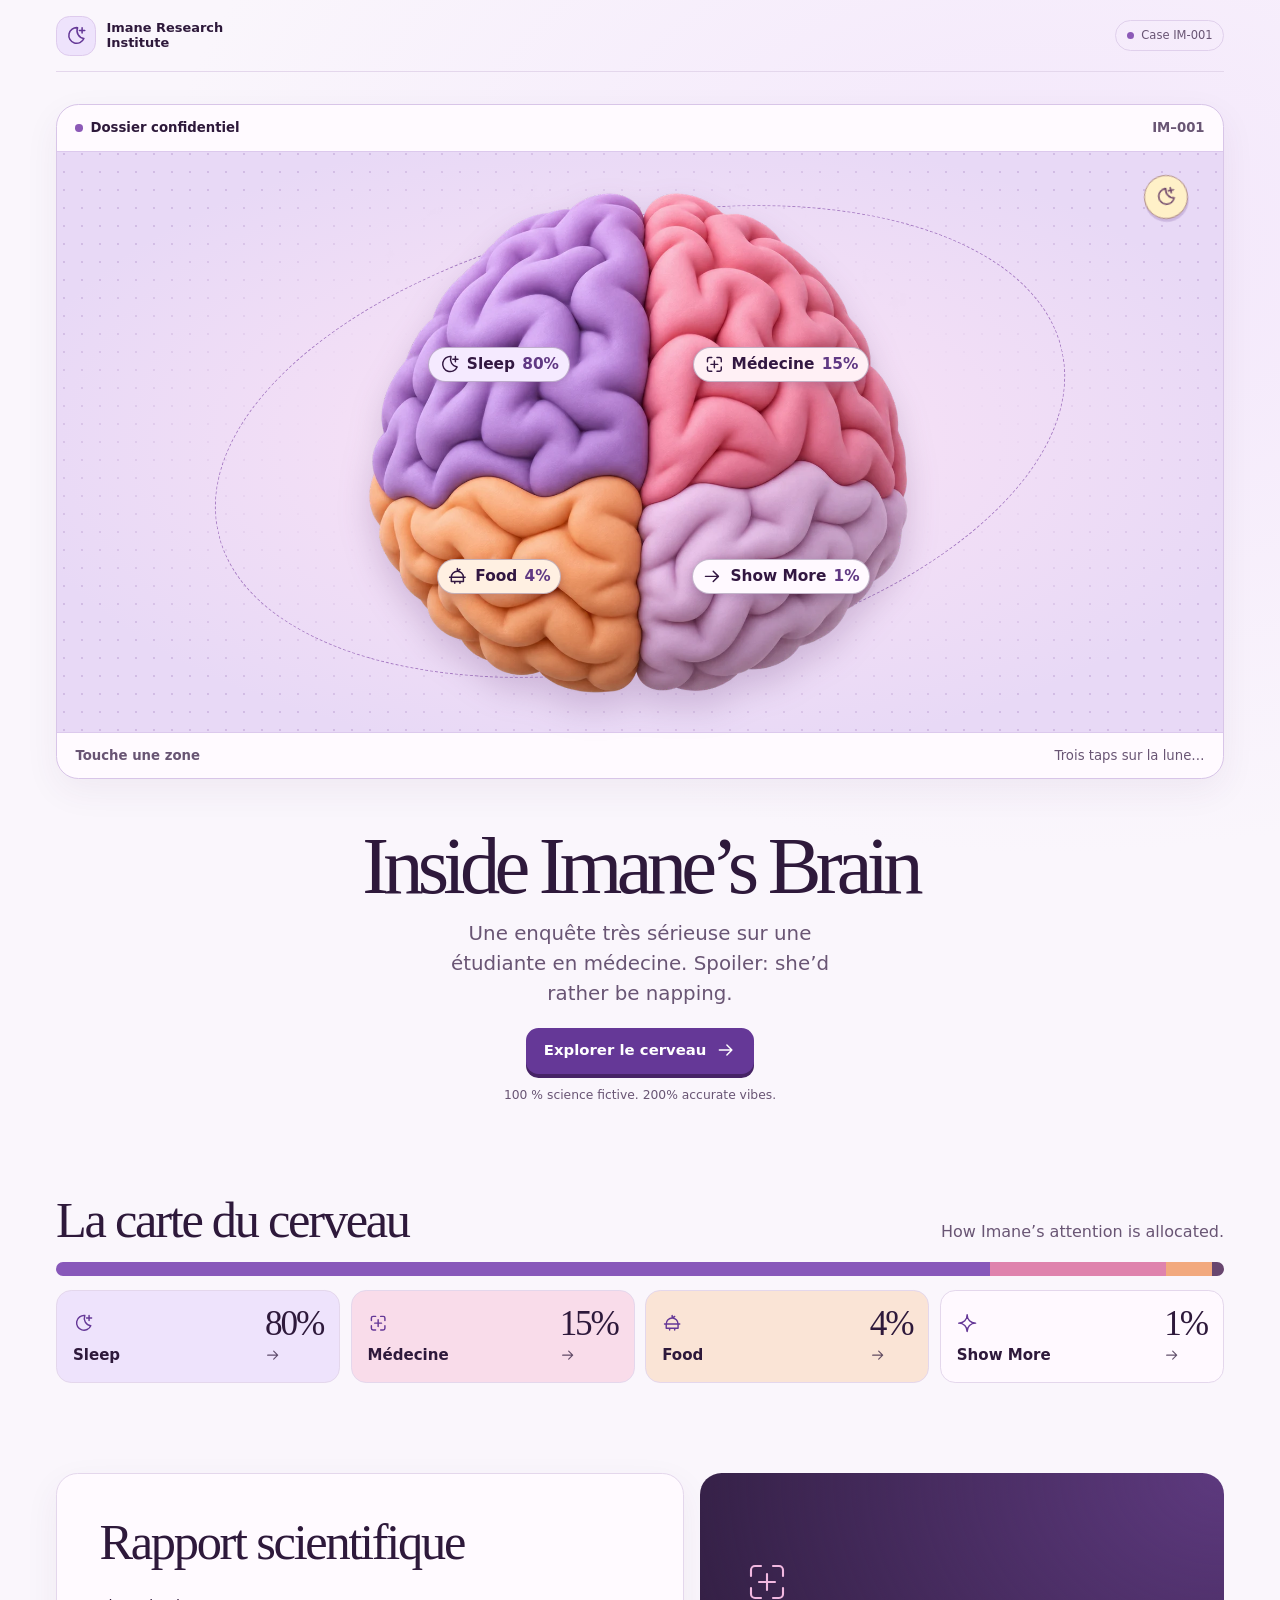
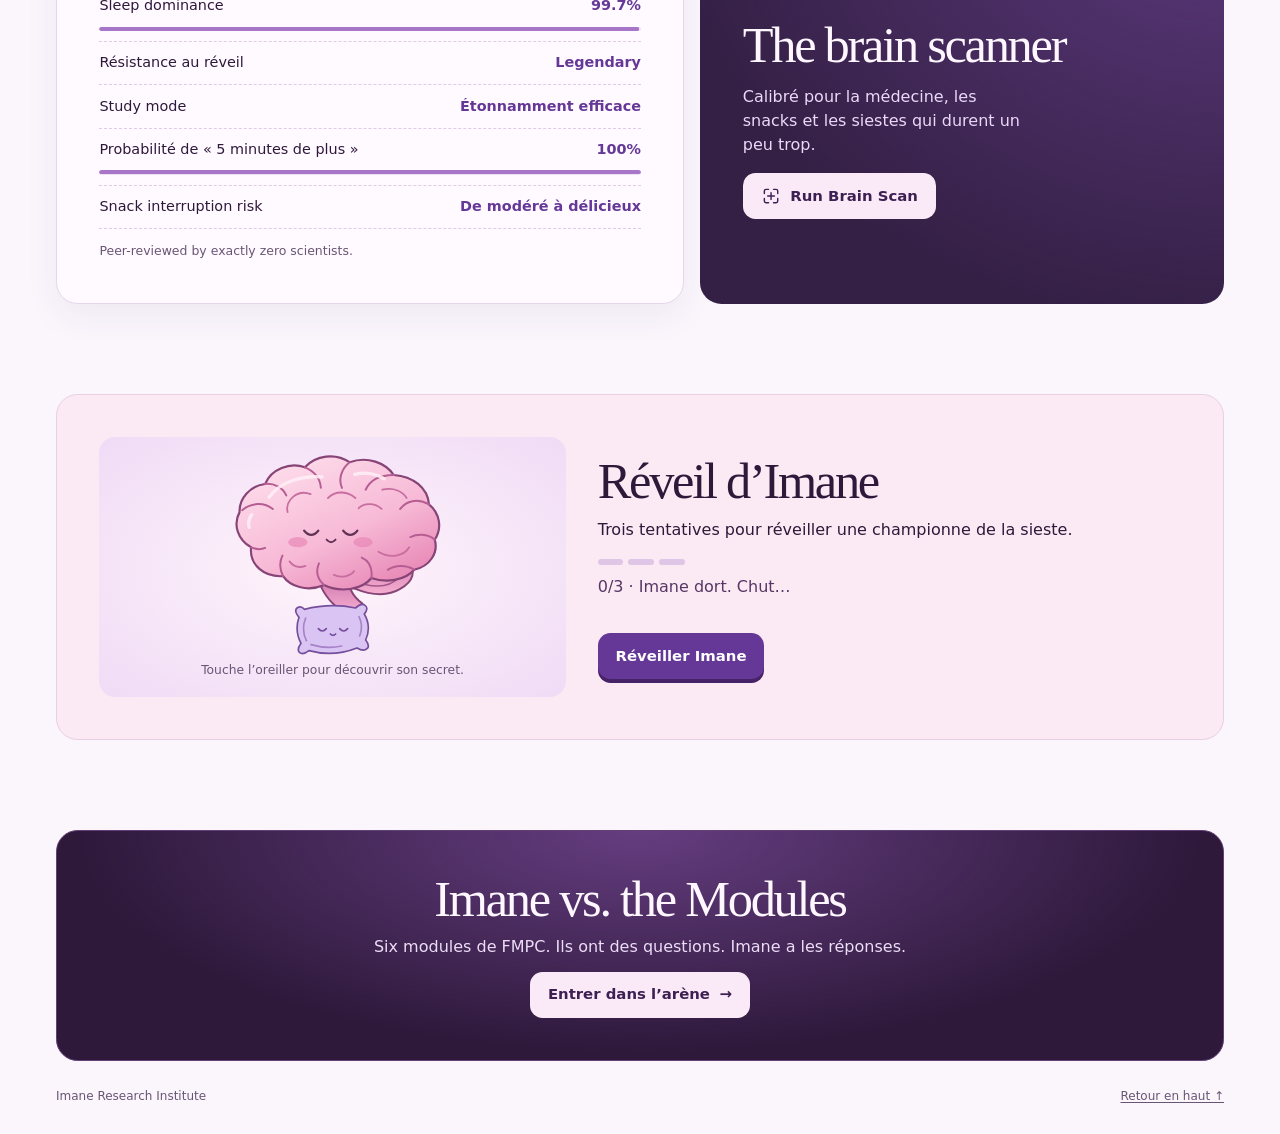
<file: index.html>
<!doctype html>
<html lang="en">
<head>
  <meta charset="utf-8">
  <meta name="viewport" content="width=device-width, initial-scale=1, viewport-fit=cover">
  <meta name="theme-color" content="#f8f4fb">
  <meta name="description" content="A fictional brain report about Imane, a very sleepy medical student.">
  <title>Inside Imane’s Brain</title>
  <link rel="icon" href="data:image/svg+xml,%3Csvg xmlns='http://www.w3.org/2000/svg' viewBox='0 0 40 40'%3E%3Crect width='40' height='40' rx='12' fill='%23ebe0ff'/%3E%3Cpath d='M24 8a13 13 0 1 0 9 20A14 14 0 0 1 24 8Z' fill='%23663d94'/%3E%3C/svg%3E">
  <link rel="stylesheet" href="style.css">
  <script src="script.js" defer></script>
</head>
<body>
  <svg class="svg-library" xmlns="http://www.w3.org/2000/svg" aria-hidden="true">
    <defs>
      <linearGradient id="brain-fill" x2=".7" y2="1">
        <stop stop-color="#ffe4ef"/><stop offset=".64" stop-color="#f7b9d6"/><stop offset="1" stop-color="#e88ab7"/>
      </linearGradient>
      <linearGradient id="stem-fill" x2="0" y2="1">
        <stop stop-color="#cf75ae"/><stop offset="1" stop-color="#f4adcf"/>
      </linearGradient>
    </defs>
    <symbol id="moon" viewBox="0 0 24 24"><path d="M14 3a8.7 8.7 0 1 0 7 12 8.8 8.8 0 0 1-7-12Z"/><path d="M19 3v6m-3-3h6"/></symbol>
    <symbol id="medical" viewBox="0 0 24 24"><path d="M9 4H6a2 2 0 0 0-2 2v3m0 6v3a2 2 0 0 0 2 2h3m6 0h3a2 2 0 0 0 2-2v-3m0-6V6a2 2 0 0 0-2-2h-3M8 12h8m-4-4v8"/></symbol>
    <symbol id="food" viewBox="0 0 24 24"><path d="M5 13a7 7 0 0 1 14 0v5H5zm-2 0h18M9 18v2m6-2v2M12 6V3m0 3 3-2"/></symbol>
    <symbol id="spark" viewBox="0 0 24 24"><path d="M12 2c0 6-4 10-10 10 6 0 10 4 10 10 0-6 4-10 10-10-6 0-10-4-10-10Z"/></symbol>
    <symbol id="arrow" viewBox="0 0 24 24"><path d="M4 12h15m-6-6 6 6-6 6"/></symbol>
    <symbol id="pillow" viewBox="0 0 120 83">
      <path d="M17 11Q12 5 6 9q-5 4 3 14Q2 43 12 62q-7 10-2 14 5 4 14-3 36 10 72-4 10 6 15 1 5-4-2-13 9-20-2-39 7-9 1-13-5-4-14 4-38-8-77 2Z" fill="#d9c4f3" stroke="#754e9c" stroke-width="2.5"/>
      <path d="M19 24q-7 17 1 34m79-36q7 14 1 29M27 64q24 7 46 2" fill="none" stroke="#a683c7" stroke-width="2.5" stroke-linecap="round"/>
      <path d="M38 40q6 7 12 0m20 0q6 7 12 0m-26 8q4 4 8 0" fill="none" stroke="#754e9c" stroke-width="2.5" stroke-linecap="round"/>
    </symbol>
    <symbol id="brain" viewBox="0 0 400 280">
      <g stroke-linejoin="round" stroke-linecap="round">
        <path d="M224 207q-2 26 22 44l-23 15q-27-11-42-42Z" fill="url(#stem-fill)" stroke="#874477" stroke-width="3"/>
        <path d="M248 177q48-19 69 5 20 28-12 46-28 17-72-1-20-11-13-29Z" fill="url(#stem-fill)" stroke="#874477" stroke-width="3"/>
        <path d="M250 221q35 8 52-10m-51 0q30 4 49-11m-39 2q20 1 34-10" fill="none" stroke="#a4578c" stroke-width="2.5"/>
        <path d="M72 163C52 152 43 128 54 108c-1-21 16-41 40-44 9-23 39-35 62-26 17-19 48-23 70-8 28-10 56 1 69 20 30 2 53 20 55 46 17 14 21 37 9 55 6 21-8 42-32 47-15 17-44 21-67 13-15 19-49 23-74 11-27 12-54 1-64-14-29 2-53-17-50-45Z" fill="url(#brain-fill)" stroke="#874477" stroke-width="3.4"/>
        <path d="M58 105c14-12 34-13 48-2m-13-39c15-2 29 6 34 18m29-44c17 7 24 18 25 32m45-40c-13 10-18 27-12 40m81-20c-21 0-37 8-44 23m99 23c-18-11-36-5-45 7m54 48c-12-10-28-9-38-4m6 51c-14-8-30-7-41 0m-26 13c2-16-4-27-15-32m-59 43c-11-10-13-22-8-34m-56 20c-5-10-6-22-1-32m-49-13c7 3 15 4 22 1" fill="none" stroke="#b65d93" stroke-width="3.1"/>
        <path d="M129 108c-4-19 16-36 36-28m27 6c13-13 32-10 43 0m42-13c19-4 32 3 38 13m-39 17c-11-11-29-9-36-1m-108 83c7 9 17 10 25 7m114-22c18 11 40 7 48-7m-118 43c11 6 27 2 32-6" fill="none" stroke="#c76d9f" stroke-width="2.8"/>
        <path d="M100 85c18-26 55-35 83-32m51-4c17-5 36 0 46 7M73 112c-4 5-6 12-4 20" fill="none" stroke="#fff0f7" stroke-width="5" opacity=".85"/>
        <ellipse cx="145" cy="155" rx="15" ry="8" fill="#e984b5" opacity=".65"/>
        <ellipse cx="247" cy="155" rx="15" ry="8" fill="#e984b5" opacity=".65"/>
        <path d="M155 137q11 13 22 0m39 0q11 13 22 0" fill="none" stroke="#613253" stroke-width="3.5"/>
        <path d="M190 151q7 8 14 0" fill="none" stroke="#613253" stroke-width="3"/>
      </g>
    </symbol>
  </svg>

  <a class="skip-link" href="#brain-map">Skip to the brain map</a>
  <header class="masthead wrap" id="top">
    <a href="#top" class="wordmark">
      <span class="brand-icon"><svg class="icon" aria-hidden="true"><use href="#moon"/></svg></span>
      <span>Imane Research<br>Institute</span>
    </a>
    <div class="case-file"><span></span> Case IM-001</div>
  </header>

  <main class="wrap">
    <div class="lead">
      <figure class="specimen">
        <figcaption><span class="record-dot"></span> <span lang="fr">Dossier confidentiel</span> <span class="specimen-id">IM–001</span></figcaption>
        <div class="brain-stage">
          <div class="orbit" aria-hidden="true"></div>
          <div class="brain-model">
            <img class="brain-render" src="assets/brain-model.webp" alt="Sculpted brain divided into four pastel regions" fetchpriority="high">
            <div class="brain-regions">
              <button class="hotspot spot-sleep" type="button" data-zone="sleep"><span><svg class="icon" aria-hidden="true"><use href="#moon"/></svg> Sleep <strong>80%</strong></span></button>
              <button class="hotspot spot-medicine" type="button" data-zone="medicine"><span><svg class="icon" aria-hidden="true"><use href="#medical"/></svg> <b lang="fr">Médecine</b> <strong>15%</strong></span></button>
              <button class="hotspot spot-food" type="button" data-zone="food"><span><svg class="icon" aria-hidden="true"><use href="#food"/></svg> Food <strong>4%</strong></span></button>
              <a class="hotspot spot-other" href="#more"><span><svg class="icon" aria-hidden="true"><use href="#arrow"/></svg> Show More <strong>1%</strong></span></a>
            </div>
          </div>
          <button class="moon-button" type="button" aria-label="Moon, tap three times for Ultra Sleep Mode" aria-describedby="moon-hint" aria-pressed="false"><svg class="icon" aria-hidden="true"><use href="#moon"/></svg></button>
          <span class="zzz" aria-hidden="true">z z Z</span>
        </div>
        <div class="specimen-foot"><span lang="fr">Touche une zone</span><span id="moon-hint" lang="fr">Trois taps sur la lune…</span></div>
        <p id="moon-status" class="sr-only" role="status"></p>
      </figure>

      <section class="opening" aria-labelledby="main-title">
        <h1 id="main-title">Inside Imane’s Brain</h1>
        <p class="intro"><span lang="fr">Une enquête très sérieuse sur une étudiante en médecine.</span> Spoiler: she’d rather be napping.</p>
        <a class="button primary explore" href="#brain-map"><span lang="fr">Explorer le cerveau</span> <svg class="icon" aria-hidden="true"><use href="#arrow"/></svg></a>
        <p class="disclaimer"><span lang="fr">100 % science fictive.</span> 200% accurate vibes.</p>
      </section>
    </div>

    <section class="map section" id="brain-map" aria-labelledby="map-title" tabindex="-1">
      <div class="section-heading">
        <h2 id="map-title" lang="fr">La carte du cerveau</h2>
        <p>How Imane’s attention is allocated.</p>
      </div>
      <div class="distribution" role="img" aria-label="Sleep 80%, Medicine 15%, Food 4%, Show More 1%"><span></span><span></span><span></span><span></span></div>
      <ul class="zones">
        <li><button type="button" class="zone zone-sleep" data-zone="sleep"><svg class="icon" aria-hidden="true"><use href="#moon"/></svg><span class="percent">80%</span><span>Sleep</span><svg class="icon zone-arrow" aria-hidden="true"><use href="#arrow"/></svg></button></li>
        <li><button type="button" class="zone zone-medicine" data-zone="medicine"><svg class="icon" aria-hidden="true"><use href="#medical"/></svg><span class="percent">15%</span><span lang="fr">Médecine</span><svg class="icon zone-arrow" aria-hidden="true"><use href="#arrow"/></svg></button></li>
        <li><button type="button" class="zone zone-food" data-zone="food"><svg class="icon" aria-hidden="true"><use href="#food"/></svg><span class="percent">4%</span><span>Food</span><svg class="icon zone-arrow" aria-hidden="true"><use href="#arrow"/></svg></button></li>
        <li><a class="zone zone-other" href="#more"><svg class="icon" aria-hidden="true"><use href="#spark"/></svg><span class="percent">1%</span><span>Show More</span><svg class="icon zone-arrow" aria-hidden="true"><use href="#arrow"/></svg></a></li>
      </ul>
    </section>

    <div class="lab-grid section" id="more" tabindex="-1">
      <section class="report" aria-labelledby="report-title">
        <h2 id="report-title" lang="fr">Rapport scientifique</h2>
        <dl>
          <div><dt>Sleep dominance</dt><dd>99.7%</dd><span class="metric-meter" style="--fill: .997" aria-hidden="true"></span></div>
          <div><dt lang="fr">Résistance au réveil</dt><dd>Legendary</dd></div>
          <div><dt>Study mode</dt><dd lang="fr">Étonnamment efficace</dd></div>
          <div><dt lang="fr">Probabilité de « 5 minutes de plus »</dt><dd>100%</dd><span class="metric-meter" style="--fill: 1" aria-hidden="true"></span></div>
          <div><dt>Snack interruption risk</dt><dd lang="fr">De modéré à délicieux</dd></div>
        </dl>
        <p>Peer-reviewed by exactly zero scientists.</p>
      </section>

      <section class="scan-panel" aria-labelledby="scan-title">
        <svg class="scan-emblem icon" aria-hidden="true"><use href="#medical"/></svg>
        <h2 id="scan-title">The brain scanner</h2>
        <p lang="fr">Calibré pour la médecine, les snacks et les siestes qui durent un peu trop.</p>
        <button type="button" class="button light" id="run-scan" aria-haspopup="dialog"><svg class="icon" aria-hidden="true"><use href="#medical"/></svg> Run Brain Scan</button>
      </section>
    </div>

    <section class="game section" aria-labelledby="game-title" lang="fr">
      <div class="game-art">
        <svg class="game-brain" viewBox="0 0 400 280" aria-hidden="true"><use href="#brain"/></svg>
        <button type="button" class="pillow-button" aria-label="Découvrir le secret de l’oreiller" aria-describedby="pillow-hint" aria-controls="pillow-secret" aria-expanded="false"><svg viewBox="0 0 120 83" aria-hidden="true"><use href="#pillow"/></svg></button>
        <p id="pillow-hint" lang="fr">Touche l’oreiller pour découvrir son secret.</p>
      </div>
      <div class="game-content">
        <h2 id="game-title">Réveil d’Imane</h2>
        <p lang="fr">Trois tentatives pour réveiller une championne de la sieste.</p>
        <div class="attempts" aria-hidden="true"><span></span><span></span><span></span></div>
        <p class="game-status" role="status" aria-atomic="true">0/3 · Imane dort. Chut…</p>
        <button type="button" class="button primary" id="game-action" lang="fr">Réveiller Imane</button>
        <p class="pillow-secret" id="pillow-secret" role="status" hidden>Succès débloqué <strong lang="en">Imane, CEO of Naps</strong></p>
      </div>
    </section>

    <section class="arena arena-invite section" id="module-battle" aria-labelledby="battle-title" lang="fr">
      <div class="arena-heading">
        <h2 id="battle-title" lang="en">Imane vs. the Modules</h2>
        <p>Six modules de FMPC. Ils ont des questions. Imane a les réponses.</p>
      </div>
      <a class="button light" href="modules.html">Entrer dans l’arène <span aria-hidden="true">→</span></a>
    </section>
  </main>

  <footer class="wrap footer">
    <span>Imane Research Institute</span>
    <a href="#top" lang="fr">Retour en haut ↑</a>
  </footer>

  <dialog class="sheet" id="zone-dialog" aria-labelledby="zone-title">
    <button type="button" class="close-button" data-close aria-label="Close brain zone" autofocus>×</button>
    <div class="zone-emblem"><svg class="icon" aria-hidden="true"><use id="zone-icon" href="#moon"/></svg></div>
    <p id="zone-share" class="file-label"></p>
    <h2 id="zone-title"></h2>
    <p id="zone-summary"></p>
    <p id="zone-description"></p>
    <p id="zone-fact" class="note"></p>
    <section class="module-card" id="medicine-modules" aria-labelledby="module-title" hidden>
      <h3 id="module-title" lang="fr">FMPC · 2e année, 1er semestre (S3)</h3>
      <ul lang="fr">
        <li>Anatomie 3</li>
        <li>Physiologie II</li>
        <li>Biochimie clinique</li>
        <li>Sémiologie médicale</li>
        <li>Secourisme et fonctions vitales</li>
        <li>Histoire de la médecine</li>
      </ul>
      <a class="module-source" href="https://www.fmpc.ac.ma/medecine-planning-des-cours-semestre-1-2026-2027/" target="_blank" rel="noopener noreferrer">FMPC’s 2026–27 timetable <span aria-hidden="true">↗</span></a>
      <a class="module-source" id="battle-link" href="modules.html"><span lang="fr">Affronter les modules</span> <span aria-hidden="true">→</span></a>
    </section>
    <button type="button" class="button primary sheet-action" data-close lang="fr">Retour au cerveau</button>
  </dialog>

  <dialog class="sheet" id="scan-dialog" aria-labelledby="scan-dialog-title">
    <button type="button" class="close-button" data-close aria-label="Close brain scan" autofocus>×</button>
    <h2 id="scan-dialog-title" lang="fr">Scan du cerveau d’Imane</h2>
    <div class="scanner-art" aria-hidden="true"><svg viewBox="0 0 400 280"><use href="#brain"/></svg><div class="beam"></div></div>
    <progress id="scan-progress" max="100" value="0" aria-label="Brain scan progress"></progress>
    <p id="scan-status" role="status" aria-atomic="true"></p>
    <div class="dialog-actions">
      <button type="button" class="button primary" id="scan-again" hidden>Scan Again</button>
      <button type="button" class="button outline" data-close lang="fr">Fermer</button>
    </div>
  </dialog>

</body>
</html>
</file>
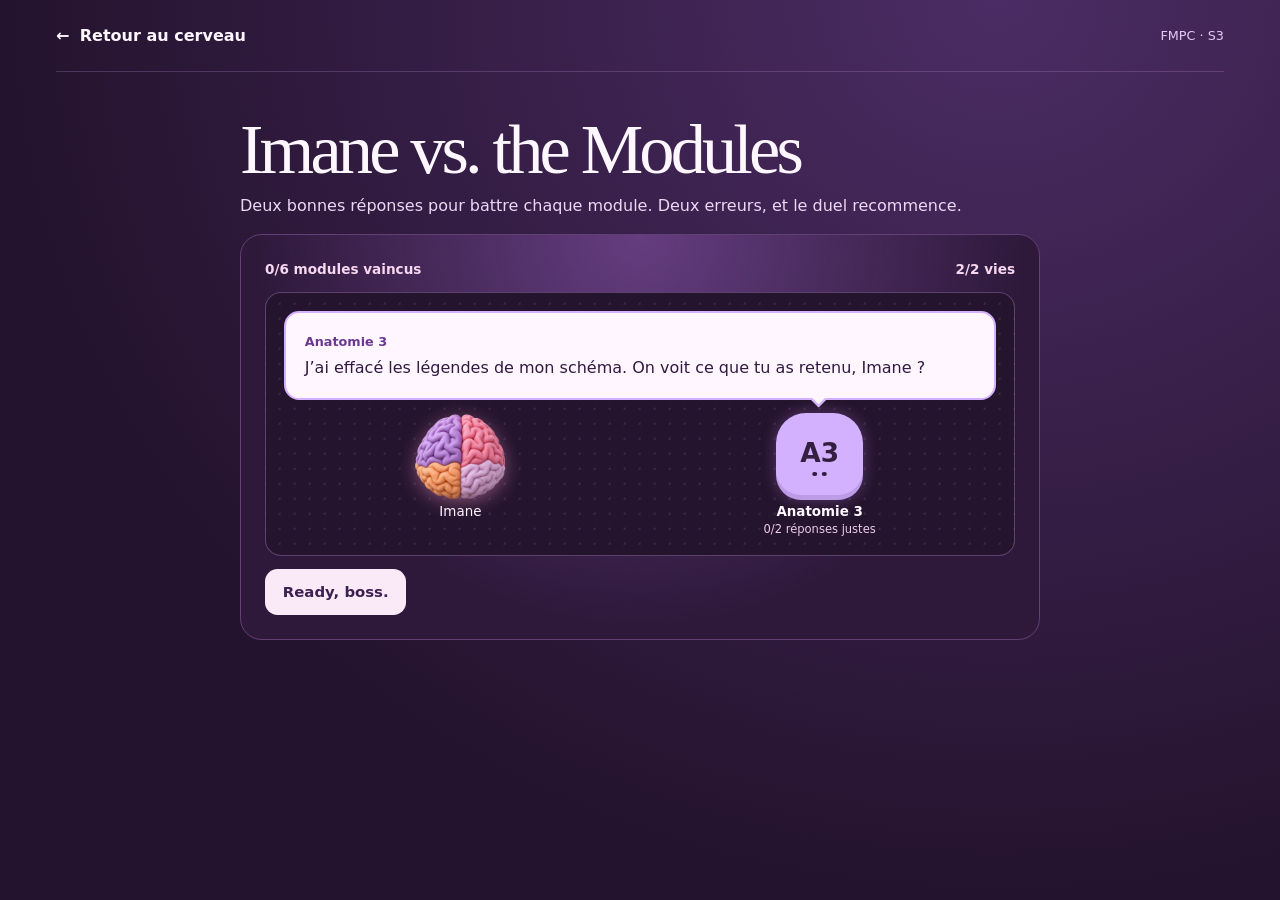
<file: modules.html>
<!doctype html>
<html lang="fr">
<head>
  <meta charset="utf-8">
  <meta name="viewport" content="width=device-width, initial-scale=1, viewport-fit=cover">
  <meta name="theme-color" content="#2e193b">
  <title>Imane vs. the Modules</title>
  <link rel="stylesheet" href="style.css">
  <script src="modules.js" defer></script>
</head>
<body class="battle-page">
  <header class="masthead wrap">
    <a class="battle-back" href="index.html"><span aria-hidden="true">←</span> Retour au cerveau</a>
    <span class="battle-term">FMPC · S3</span>
  </header>

  <main class="wrap battle-main">
    <div class="arena-heading" id="arena-heading">
      <h1 lang="en">Imane vs. the Modules</h1>
      <p>Deux bonnes réponses pour battre chaque module. Deux erreurs, et le duel recommence.</p>
    </div>

    <section class="arena battle-board" aria-label="Arène des modules">
      <div class="battle-hud">
        <span id="battle-progress">0/6 modules vaincus</span>
        <span id="battle-energy">2/2 vies</span>
      </div>

      <div class="battle-scene">
        <div class="speech">
          <p class="speech-speaker" id="speaker">Anatomie 3</p>
          <p class="speech-text" id="speech-text" tabindex="-1">J’ai effacé les légendes de mon schéma. On voit ce que tu as retenu, Imane ?</p>
          <p class="speech-question" id="speech-question" hidden></p>
          <a class="fact-source" id="fact-source" href="https://openstax.org/" target="_blank" rel="noopener noreferrer" hidden></a>
        </div>
        <div class="battle-cast">
          <figure class="battle-player">
            <img src="assets/brain-model.webp" alt="" width="1280" height="960">
            <figcaption>Imane</figcaption>
          </figure>
          <figure class="battle-boss">
            <div class="boss-avatar" aria-hidden="true"><span id="boss-mark">A3</span><span class="boss-face"></span></div>
            <figcaption><strong id="boss-name">Anatomie 3</strong><span id="boss-score">0/2 réponses justes</span></figcaption>
          </figure>
        </div>
      </div>

      <div class="battle-controls">
        <div class="answer-list" id="answer-list" role="group" aria-labelledby="speech-question" hidden>
          <button type="button" class="answer" data-choice="0"><span aria-hidden="true">A</span><strong></strong></button>
          <button type="button" class="answer" data-choice="1"><span aria-hidden="true">B</span><strong></strong></button>
          <button type="button" class="answer" data-choice="2"><span aria-hidden="true">C</span><strong></strong></button>
        </div>
        <button type="button" class="button light" id="battle-next">Ready, boss.</button>
      </div>
    </section>

    <section class="finale" id="arena-finale" aria-labelledby="finale-title" hidden>
      <div class="finale-stage">
        <div class="finale-orbit" aria-hidden="true">
          <span>✦</span><span>✧</span><span>✦</span><span>✧</span><span>✦</span>
        </div>
        <div class="finale-portrait" id="finale-portrait"></div>
      </div>
      <div class="finale-content">
        <p class="finale-score">6/6 modules vaincus</p>
        <h2 id="finale-title" tabindex="-1">Félicitations, Imane&nbsp;!</h2>
        <div class="finale-speech">
          <p class="finale-speaker" lang="en">Dr. Moo</p>
          <p id="finale-line" tabindex="-1"></p>
        </div>
        <div class="finale-controls">
          <button type="button" class="button light" id="finale-next">Continuer <span aria-hidden="true">→</span></button>
          <div class="finale-reward" id="finale-reward" hidden>
            <a class="button light" href="assets/dr-moo-avatar.webp" download="Dr-Moo-avatar.webp">Télécharger mon avatar</a>
            <button type="button" class="button finale-replay" id="finale-replay">Rejouer l’arène</button>
          </div>
        </div>
      </div>
    </section>
  </main>
</body>
</html>
</file>
<file: style.css>
:root {
  color-scheme: light;
  --paper: #faf6fc;
  --ink: #2e193b;
  --muted: #695574;
  --violet: #653897;
  --lavender: #eee3fc;
  --pink: #f9dcea;
  --peach: #fae4d6;
  --line: #e4d7ec;
  --display: Georgia, "Times New Roman", serif;
  --ui: "Trebuchet MS", system-ui, sans-serif;
  --shadow: 0 12px 34px #492a6710;
  font-family: var(--ui);
  color: var(--ink);
  background: var(--paper);
  scroll-behavior: smooth;
}

*, *::before, *::after { box-sizing: border-box; }
[hidden] { display: none !important; }
body {
  margin: 0;
  padding: env(safe-area-inset-top) env(safe-area-inset-right) env(safe-area-inset-bottom) env(safe-area-inset-left);
  background: radial-gradient(ellipse 70% 38rem at 82% 9%, #f3e6fb, transparent);
  line-height: 1.5;
}
body.ultra-sleep {
  --paper: #ece2f7;
  --lavender: #e2d3f6;
  background: radial-gradient(ellipse 70% 38rem at 82% 9%, #e5d5f4, transparent), var(--paper);
}
body:has(dialog[open]) { overflow: hidden; }
h1, h2, p, figure, dl, dd { margin: 0; }
h1, h2 { font-family: var(--display); font-weight: 500; }
h1 { max-width: 7.5em; font-size: clamp(3.1rem, 11.6vw, 7.3rem); line-height: .96; letter-spacing: -.072em; }
h2 { font-size: clamp(2rem, 5vw, 3.15rem); line-height: 1.05; letter-spacing: -.045em; }
button { font: inherit; }
button { cursor: pointer; color: inherit; }
a { color: inherit; }
:focus-visible { outline: 3px solid #834cc5; outline-offset: 4px; }
.wrap { width: min(100% - clamp(2rem, 9vw, 7rem), 73rem); margin-inline: auto; }
.svg-library, .sr-only {
  position: absolute;
  width: 1px;
  height: 1px;
  overflow: hidden;
  clip-path: inset(50%);
  white-space: nowrap;
}
.icon { width: 1.35em; height: 1.35em; fill: none; stroke: currentColor; stroke-width: 1.7; stroke-linecap: round; stroke-linejoin: round; flex: none; }
.skip-link { position: fixed; top: calc(env(safe-area-inset-top) + .5rem); left: 1rem; z-index: 2; background: white; padding: .75rem; transform: translateY(-200%); }
.skip-link:focus { transform: none; }
.masthead { display: flex; align-items: center; justify-content: space-between; gap: .75rem; padding-block: .85rem; border-bottom: 1px solid var(--line); }
.wordmark { display: flex; align-items: center; gap: .65rem; font-size: .81rem; font-weight: 800; line-height: 1.1; text-decoration: none; min-height: 44px; }
.brand-icon { display: grid; place-items: center; width: 2.5rem; aspect-ratio: 1; border-radius: .85rem; background: var(--lavender); color: var(--violet); border: 1px solid #decbed; font-size: 1rem; }
.case-file { display: flex; align-items: center; gap: .45rem; padding: .36rem .65rem; border: 1px solid #e0d0ec; border-radius: 999px; color: var(--muted); font-size: .72rem; white-space: nowrap; }
.case-file span, .record-dot { flex: none; width: .46rem; height: .46rem; border-radius: 50%; background: #8c59b7; }
.lead { display: grid; gap: clamp(1.6rem, 4vw, 3rem); padding-top: clamp(1rem, 3vw, 2rem); }
.opening { text-align: center; animation: entrance .45s ease-out both; }
.opening h1, .opening .intro { margin-inline: auto; }
.opening:focus-within { animation: none; }
.file-label { font-size: .71rem; font-weight: 800; letter-spacing: .09em; color: var(--violet); text-transform: uppercase; margin-bottom: .75rem; }
.intro { max-width: 33ch; color: var(--muted); font-size: clamp(1rem, 2vw, 1.24rem); margin-block: .9rem 1.2rem; }
.button {
  display: inline-flex;
  align-items: center;
  justify-content: center;
  gap: .65em;
  min-height: 46px;
  max-width: 100%;
  padding: .65rem 1.05rem;
  border: 1px solid transparent;
  border-radius: .78rem;
  font-size: .93rem;
  font-weight: 800;
  text-align: center;
  text-decoration: none;
  touch-action: manipulation;
  transition: transform .15s, background-color .15s, box-shadow .15s;
}
.button:active, .moon-button:active, .pillow-button:active { transform: scale(.96); }
.button:active, .answer:active { filter: brightness(.91); transition: none; }
.primary { color: #fff; background: var(--violet); box-shadow: 0 4px 0 #462366; }
.light { color: #3c2052; background: #fae9f7; }
.outline { border-color: #cbb4db; color: var(--violet); background: #fff9ff; }
.disclaimer { margin-top: .75rem; color: var(--muted); font-size: .77rem; }
.specimen { border: 1px solid #d8c5e8; border-radius: 1.4rem; background: #fffaff; box-shadow: var(--shadow); min-width: 0; }
.specimen figcaption, .specimen-foot { display: flex; align-items: center; gap: .48rem; padding: .68rem .85rem; font-size: .73rem; }
.specimen figcaption { font-weight: 800; }
.specimen-id { margin-left: auto; color: var(--muted); font-variant-numeric: tabular-nums; }
.brain-stage {
  position: relative;
  isolation: isolate;
  display: grid;
  place-items: center;
  padding: clamp(.75rem, 2.5vw, 2rem) 0;
  background:
    radial-gradient(ellipse at center, #fff5fb 0%, #f3dff6 36%, transparent 78%),
    radial-gradient(#9b76b84a 1px, transparent 1px) center / 18px 18px,
    #e8d9f6;
  border-block: 1px solid #dcc9ed;
}
.orbit { position: absolute; width: min(85%, 54rem); height: 77%; border: 1px dashed #a97fc5; border-radius: 50%; transform: rotate(-12deg); pointer-events: none; }
.brain-model {
  position: relative;
  width: min(100%, 43rem);
  aspect-ratio: 4 / 3;
  animation: arrive .55s ease-out both;
}
.brain-model:focus-within { animation: none; }
.brain-render { display: block; width: 100%; height: 100%; object-fit: contain; filter: drop-shadow(0 1rem 1rem #55256936); }
.brain-regions {
  position: absolute;
  inset: 10% 9% 8%;
  display: grid;
  grid-template-columns: repeat(2, minmax(0, 1fr));
  grid-template-rows: 61% 39%;
}
.hotspot {
  display: grid;
  place-items: center;
  min-height: 44px;
  min-width: 0;
  padding: 0;
  border: 0;
  border-radius: 2rem;
  background: transparent;
  color: #321741;
  text-decoration: none;
  touch-action: manipulation;
}
.hotspot > span {
  display: inline-flex;
  align-items: center;
  justify-content: center;
  gap: clamp(.2rem, 1vw, .45rem);
  max-width: 100%;
  min-height: 34px;
  padding: .3rem clamp(.25rem, 1vw, .6rem);
  border: 1px solid #50326455;
  border-radius: 999px;
  background: #fff9ff;
  box-shadow: 0 3px 10px #3c164837;
  font-size: clamp(.66rem, 2.55vw, .96rem);
  font-weight: 800;
  white-space: nowrap;
  transition: transform .15s, box-shadow .15s;
}
.hotspot strong { font-weight: 800; color: #603883; }
.hotspot:active > span { transform: scale(.94); }
.spot-sleep > span { background: #f5eaff; }
.spot-medicine > span { background: #fff0f5; }
.spot-food > span { background: #fff0e2; }
.moon-button {
  position: absolute;
  display: grid;
  place-items: center;
  width: 44px;
  height: 44px;
  padding: 0;
  border: 1px solid #a276b5;
  border-radius: 50%;
  background: #fff9ff;
  color: #663588;
  box-shadow: 0 3px 0 #673d8f37;
  touch-action: manipulation;
  transition: transform .15s, background-color .15s;
}
.moon-button { right: 3%; top: 4%; background: #fff1c8; border-color: #ad8a81; color: #70486b; transform: rotate(-12deg); }
.moon-button[aria-pressed="true"] { background: #583375; color: #fff1c8; }
.zzz { position: absolute; display: none; bottom: 10%; left: 34%; color: #70428f; font-family: var(--display); font-size: 1.4rem; letter-spacing: .25em; pointer-events: none; }
.ultra-sleep .zzz { display: block; animation: drift 2.5s ease-in-out 3; }
.specimen-foot { justify-content: space-between; flex-wrap: wrap; color: var(--muted); }
.specimen-foot span:first-child { font-weight: 800; }
.section { margin-top: clamp(2.8rem, 7vw, 5.6rem); }
.map, #more, .arena { scroll-margin-top: calc(1.2rem + env(safe-area-inset-top)); }
.section-heading { display: flex; flex-wrap: wrap; align-items: baseline; justify-content: space-between; gap: .4rem 1.5rem; margin-bottom: 1rem; }
.section-heading p { color: var(--muted); }
.distribution { height: .85rem; display: grid; grid-template-columns: 80fr 15fr 4fr 1fr; overflow: hidden; border-radius: 999px; margin-bottom: .85rem; }
.distribution span:nth-child(1) { background: #8858ba; }
.distribution span:nth-child(2) { background: #df83ad; }
.distribution span:nth-child(3) { background: #f2a97e; }
.distribution span:nth-child(4) { background: #68466f; }
.zones { display: grid; grid-template-columns: repeat(2, minmax(0, 1fr)); gap: .65rem; margin: 0; padding: 0; list-style: none; }
.zone {
  display: grid;
  grid-template-columns: 1fr auto;
  gap: .2rem .35rem;
  align-items: center;
  width: 100%;
  height: 100%;
  text-decoration: none;
  padding: .7rem .8rem;
  text-align: left;
  border: 1px solid var(--line);
  border-radius: .95rem;
  background: #fff9ff;
  font-size: .83rem;
  font-weight: 800;
  touch-action: manipulation;
}
.zone > .icon:first-child { color: var(--violet); }
.zone .percent { font: 1.85rem/1 var(--display); letter-spacing: -.06em; }
.zone-arrow { opacity: .75; width: 1rem; }
.zone-sleep { background: var(--lavender); }
.zone-medicine { background: var(--pink); }
.zone-food { background: var(--peach); }
.zone:active { box-shadow: inset 0 0 0 2px #8858ba; }
.lab-grid { display: grid; gap: 1rem; }
.report, .scan-panel, .game, .arena { padding: clamp(1rem, 3.6vw, 2.65rem); border-radius: 1.35rem; }
.report { border: 1px solid var(--line); background: #fffaff; box-shadow: var(--shadow); }
.report dl { margin-top: 1rem; }
.report dl div { display: grid; grid-template-columns: 1fr 1fr; gap: .6rem; align-items: baseline; padding-block: .65rem; border-bottom: 1px dashed #dccce5; font-size: .9rem; }
.report dd { text-align: right; font-weight: 800; color: var(--violet); }
.metric-meter { grid-column: 1 / -1; display: block; overflow: hidden; height: .26rem; border-radius: 999px; background: #eee1f4; }
.metric-meter::before { display: block; content: ""; height: 100%; border-radius: inherit; background: #a776c8; transform-origin: left; transform: scaleX(var(--fill)); }
.report.in-view .metric-meter::before { animation: fill-meter .5s ease-out both; }
.report p { color: var(--muted); font-size: .78rem; margin-top: .8rem; }
.scan-panel {
  display: grid;
  align-content: center;
  justify-items: start;
  gap: .8rem;
  background: radial-gradient(ellipse at 100% 0%, #5d397e, transparent 75%), #342045;
  color: #fff7ff;
}
.scan-panel p { max-width: 28ch; color: #ebd9f8; }
.scan-emblem { width: 3rem; height: 3rem; stroke-width: 1.05; color: #f1b8e0; }
.scan-panel .button { margin-top: .2rem; }
.game { display: grid; gap: 1.2rem; border: 1px solid #e8cfe3; background: #fbeaf3; }
.game-art { display: grid; justify-items: center; align-content: center; min-width: 0; padding: .35rem .5rem; border-radius: 1rem; background: radial-gradient(ellipse, #fff5fb, #f0dbf6); }
.game-brain { width: min(87%, 16rem); }
.pillow-button { position: relative; margin-top: -1.25rem; width: clamp(4rem, 16vw, 5rem); min-height: 44px; padding: 0; background: none; border: 0; border-radius: 1rem; touch-action: manipulation; user-select: none; -webkit-touch-callout: none; transition: transform .15s; }
.pillow-button svg { display: block; width: 100%; }
#pillow-hint { padding: .25rem .65rem .7rem; text-align: center; font-size: .77rem; color: var(--muted); }
.game-content > p { margin-block: .65rem; }
.attempts { display: flex; gap: .32rem; margin-top: 1.05rem; }
.attempts span { width: 1.6rem; height: .37rem; border-radius: 99px; background: #dfc5e6; }
.attempts .used { background: #8750aa; }
.game-status { min-height: 3em; color: #573666; }
.game-finished .game-status { font-weight: 800; }
.game .pillow-secret { margin-top: 1rem; padding: .65rem .8rem; border-radius: .65rem; background: #eaddfb; }
.pillow-secret strong { display: block; }
.arena {
  color: #fff7ff;
  display: grid;
  justify-items: center;
  gap: .8rem;
  border: 1px solid #624075;
  background: radial-gradient(ellipse at 50% 0%, #653d80, transparent 68%), #2e193b;
  text-align: center;
}
.arena-invite .arena-heading p { margin-top: .55rem; color: #ecddf6; }
.battle-page {
  min-height: 100dvh;
  color: #fff7ff;
  background: radial-gradient(ellipse at 78% 0%, #4b2c64, transparent 70%), #24132e;
}
.battle-page .masthead { border-color: #bd90d440; }
.battle-back { display: inline-flex; align-items: center; gap: .65rem; min-height: 44px; text-decoration: none; font-weight: 700; }
.battle-back:hover { text-decoration: underline; }
.battle-term { color: #e7c8f5; white-space: nowrap; font-size: .8rem; }
.battle-main { width: min(100% - clamp(1.4rem, 6vw, 4rem), 50rem); padding-block: clamp(1.2rem, 4vw, 2.6rem); }
.battle-main .arena-heading { margin-bottom: 1rem; }
.battle-main h1 { max-width: none; font-size: clamp(2.15rem, 8vw, 4.4rem); line-height: 1; letter-spacing: -.055em; }
.battle-main .arena-heading p { color: #ebd8f4; margin-top: .6rem; }
.battle-board { --boss-color: #d4b1ff; justify-items: stretch; text-align: left; padding: clamp(.75rem, 2.8vw, 1.5rem); }
.battle-hud { display: flex; justify-content: space-between; flex-wrap: wrap; gap: .25rem 1rem; color: #f7d6f0; font-size: .85rem; font-weight: 800; }
.battle-scene {
  display: grid;
  gap: .8rem;
  padding: clamp(.65rem, 2.4vw, 1.15rem);
  border: 1px solid #bd90d45c;
  border-radius: 1rem;
  background: radial-gradient(#dcb6ef30 1px, transparent 1px) center / 15px 15px, #25142d;
}
.speech {
  position: relative;
  min-width: 0;
  border: 2px solid var(--boss-color);
  border-radius: .95rem;
  background: #fff6ff;
  color: #311a40;
  padding: clamp(.75rem, 2.6vw, 1.15rem);
}
.speech::after {
  content: "";
  position: absolute;
  bottom: -.4rem;
  right: 24%;
  width: .7rem;
  aspect-ratio: 1;
  transform: rotate(45deg);
  background: #fff6ff;
  border-right: 2px solid var(--boss-color);
  border-bottom: 2px solid var(--boss-color);
}
.speech-speaker { margin-bottom: .32rem; color: #6b3a90; font-size: .8rem; font-weight: 800; }
.speech-text { scroll-margin-block: 1.4rem; }
.speech-question { margin-top: .45rem; font-weight: 800; }
.fact-source { display: inline-flex; align-items: center; min-height: 44px; color: #69358e; font-size: .8rem; }
.battle-cast { display: grid; grid-template-columns: repeat(2, minmax(0, 1fr)); text-align: center; align-items: start; gap: .45rem; }
.battle-cast figure { display: grid; justify-items: center; align-content: start; gap: .25rem; }
.battle-cast figcaption { line-height: 1.2; font-size: .84rem; }
.battle-cast figcaption span { display: block; margin-top: .2rem; color: #ebcbe7; font-size: .72rem; }
.battle-player img { width: clamp(4.6rem, 20vw, 7.2rem); height: clamp(3.5rem, 15vw, 5.4rem); object-fit: contain; filter: drop-shadow(0 4px 9px #ec90c073); }
.boss-avatar {
  display: grid;
  align-content: center;
  justify-items: center;
  gap: .25rem;
  width: clamp(3.5rem, 15vw, 5.4rem);
  aspect-ratio: 1;
  border-radius: 35% 35% 29% 29%;
  background: var(--boss-color);
  color: #351f41;
  box-shadow: inset 0 -5px #32184724, 0 0 15px #b77ce458;
  font: 800 clamp(1rem, 4.6vw, 1.65rem) var(--ui);
}
.boss-face { display: block; width: .3rem; height: .3rem; border-radius: 50%; transform: translateX(-.3rem); background: currentColor; box-shadow: .6rem 0 currentColor; }
.battle-board[data-phase="victory"] .boss-avatar { opacity: .45; }
.battle-controls { display: grid; justify-items: start; }
.answer-list { display: grid; gap: .4rem; width: 100%; }
.answer {
  display: grid;
  grid-template-columns: auto 1fr;
  align-items: center;
  gap: .65rem;
  min-height: 46px;
  padding: .45rem .65rem;
  border: 1px solid #bf9ad2;
  border-radius: .65rem;
  background: #f8ebff;
  color: #3d2050;
  text-align: left;
  touch-action: manipulation;
}
.answer:hover { background: #eed7fb; }
.answer > span { display: grid; place-items: center; width: 1.6rem; height: 1.6rem; border-radius: .35rem; background: #e6c8f8; color: #51276d; font-size: .8rem; font-weight: 800; }
.battle-page :focus-visible { outline-color: #ffda9b; }
.speech :focus-visible { outline-color: #834cc5; }
.finale {
  display: grid;
  gap: clamp(.85rem, 3vw, 1.75rem);
  align-items: center;
  padding: clamp(.95rem, 4vw, 2.5rem);
  border: 1px solid #c998d672;
  border-radius: 1.6rem;
  background: radial-gradient(ellipse at 22% 5%, #674480, transparent 70%), #2b1738;
  box-shadow: 0 18px 50px #14071a50;
  animation: finale-reveal .45s ease-out both;
}
.finale-stage {
  position: relative;
  isolation: isolate;
  display: grid;
  place-items: center;
  min-height: clamp(12rem, 52vw, 20rem);
  overflow: hidden;
  border: 1px solid #e7b9f04a;
  border-radius: 1.2rem;
  background:
    radial-gradient(ellipse at 50% 94%, #ffd49b4a, transparent 49%),
    radial-gradient(ellipse at 49% 48%, #bb87e288, transparent 73%),
    #301941;
}
.finale-orbit {
  position: absolute;
  inset: 12% 10%;
  z-index: -1;
  border: 1px solid #ffe0b36b;
  border-radius: 50%;
  color: #ffe0b3;
  transform: rotate(-15deg);
}
.finale-orbit span { position: absolute; font-size: 1.3rem; line-height: 1; }
.finale-orbit span:nth-child(1) { top: 7%; left: 14%; }
.finale-orbit span:nth-child(2) { top: 15%; right: 7%; font-size: .8rem; }
.finale-orbit span:nth-child(3) { bottom: 13%; right: 6%; }
.finale-orbit span:nth-child(4) { bottom: 12%; left: 10%; }
.finale-orbit span:nth-child(5) { top: 0; left: 54%; font-size: .65rem; }
.finale-portrait {
  width: clamp(10rem, 49vw, 18rem);
  aspect-ratio: 1;
  filter: drop-shadow(0 .6rem .9rem #1f092a80);
}
.finale-portrait img {
  display: block;
  width: 100%;
  height: auto;
  transform-origin: center 82%;
  animation: cow-greet .55s ease-out both;
}
.finale[data-beat="1"] .finale-portrait img { animation-name: cow-bow; }
.finale[data-beat="2"] .finale-portrait img { animation-name: cow-cheer; }
.finale[data-beat="3"] .finale-portrait img { animation-name: cow-gift; }
.finale[data-beat="3"] .finale-orbit span { animation: reward-sparkle .9s ease-out both; }
.finale-score { color: #ffe0b3; font-size: .85rem; font-weight: 800; }
.finale h2 { margin: .28rem 0 .8rem; font-size: clamp(2.05rem, 7vw, 3.45rem); }
.finale-speech {
  position: relative;
  padding: .85rem 1rem;
  border: 1px solid #e7c9f0;
  border-radius: .9rem;
  background: #fff5ff;
  color: #341f41;
}
.finale-speaker { margin-bottom: .24rem; color: #6b3c89; font-size: .82rem; font-weight: 800; }
#finale-line { font-size: clamp(.94rem, 2.65vw, 1.08rem); line-height: 1.5; }
.finale-speech :focus-visible { outline-color: #834cc5; }
.finale-controls { margin-top: .85rem; }
.finale-reward { display: flex; flex-wrap: wrap; gap: .5rem; }
.finale-replay { color: #f7e8ff; border-color: #bf9cd3; background: #502d65; }
@media (min-width: 45rem) {
  .finale { grid-template-columns: minmax(0, .95fr) minmax(0, 1fr); }
}
@media (max-width: 44.999rem) {
  .finale-controls .button { width: 100%; }
}
@keyframes finale-reveal { from { opacity: 0; transform: translateY(10px); } }
@keyframes cow-greet {
  from { opacity: .5; transform: translateY(12px) rotate(-5deg) scale(.94); }
  65% { transform: translateY(-4px) rotate(2deg); }
}
@keyframes cow-bow {
  from { opacity: .6; transform: rotate(-4deg); }
  55% { transform: translateY(4px) rotate(2deg); }
}
@keyframes cow-cheer {
  from { opacity: .65; transform: translateY(6px) rotate(4deg); }
  55% { transform: translateY(-9px) rotate(-3deg) scale(1.035); }
}
@keyframes cow-gift {
  from { opacity: .65; transform: translateY(7px) scale(.94); }
  65% { transform: translateY(-4px) scale(1.04); }
}
@keyframes reward-sparkle {
  from { opacity: .4; transform: scale(.65); }
  55% { opacity: 1; transform: scale(1.35); }
}
.footer { display: flex; justify-content: space-between; align-items: center; flex-wrap: wrap; gap: .25rem .75rem; padding-block: .8rem 1rem; color: var(--muted); font-size: .75rem; }
.footer a { display: inline-grid; place-items: center; min-height: 44px; text-underline-offset: .2em; }

.sheet {
  --sheet-margin: 1rem;
  inset: auto 0 0;
  width: min(100% - max(2rem, calc(env(safe-area-inset-left) + env(safe-area-inset-right) + 1rem)), 29rem);
  max-width: none;
  max-height: calc(100vh - 2rem - env(safe-area-inset-top) - env(safe-area-inset-bottom));
  max-height: calc(100dvh - 2rem - env(safe-area-inset-top) - env(safe-area-inset-bottom));
  margin: auto auto calc(var(--sheet-margin) + env(safe-area-inset-bottom));
  padding: 1.35rem;
  overflow: auto;
  overscroll-behavior: contain;
  border: 1px solid #d9c3e9;
  border-radius: 1.3rem;
  background: #fff9ff;
  color: var(--ink);
  box-shadow: 0 18px 70px #1f0b4052;
}
.sheet[open] { animation: entrance .2s ease-out both; }
.sheet::backdrop { background: #2a143f86; }
.sheet h2 { padding-right: 2rem; margin-bottom: .55rem; }
.sheet p + p { margin-top: .55rem; }
.sheet .file-label { margin-block: .75rem .35rem; }
.close-button {
  position: absolute;
  top: .65rem;
  right: .65rem;
  width: 44px;
  height: 44px;
  padding: 0;
  border: 1px solid #e2d2ed;
  border-radius: 50%;
  background: #f3e8fb;
  font-size: 1.55rem;
  line-height: 1;
}
.zone-emblem { display: grid; place-items: center; width: 3.1rem; height: 3.1rem; border-radius: .9rem; color: var(--violet); background: var(--zone-tint, var(--lavender)); font-size: 1.25rem; }
.note { padding: .7rem .8rem; border-left: 3px solid #b388d2; background: #f2e9fa; border-radius: .3rem .6rem .6rem .3rem; }
.sheet .sheet-action { display: flex; width: 100%; margin-top: .85rem; }
.module-card { margin-top: .85rem; padding: .8rem .9rem; border: 1px solid #ead4e4; border-radius: .85rem; background: #fff1f6; }
.module-card h3 { margin: 0; font-size: 1rem; line-height: 1.3; }
.module-card ul { margin-block: .45rem; padding-inline-start: 1.2rem; font-size: .92rem; }
.module-card li + li { margin-top: .25rem; }
.module-source { display: inline-flex; align-items: center; gap: .35rem; min-height: 44px; color: var(--violet); font-size: .8rem; text-underline-offset: .18em; }
#battle-link { display: flex; width: fit-content; font-weight: 800; }
.scanner-art { position: relative; display: grid; place-items: center; overflow: hidden; margin: .65rem 0; border: 1px solid #e0ceed; border-radius: .85rem; background: repeating-linear-gradient(0deg, #eee2fa, #eee2fa 19px, #e2d0f2 20px); }
.scanner-art svg { width: min(70%, 15rem); max-height: 31vh; }
.beam { display: none; position: absolute; width: 100%; top: 0; height: 100%; pointer-events: none; background: linear-gradient(transparent 86%, #ad62e855 97%, #9e49d7 100%); }
.scanning .beam { display: block; animation: sweep 2.65s linear both; }
progress { display: block; width: 100%; height: .62rem; accent-color: var(--violet); }
#scan-status { margin-block: .65rem; min-height: 3rem; }
.dialog-actions { display: flex; flex-wrap: wrap; gap: .6rem; }
@media (max-width: 46.999rem) {
  :root { --ui: system-ui, sans-serif; }
  .wrap { width: min(100% - clamp(1.5rem, 7vw, 2.75rem), 50rem); }
  .masthead { padding-block: .6rem; }
  h1 { font-size: clamp(2.7rem, 11.6vw, 4.9rem); letter-spacing: -.055em; }
  .specimen figcaption, .specimen-foot { font-size: .76rem; }
  .brain-stage { overflow: hidden; }
  .brain-model { aspect-ratio: 1.14; }
  .brain-render { position: absolute; inset: 0 -12%; width: 124%; }
  .brain-regions { inset-inline: 3%; }
  .spot-medicine > span { margin-right: 10%; }
  .game { gap: .85rem; }
  .game-brain { width: min(75%, 11.75rem); }
  #game-action, #battle-next { width: 100%; }
  .button, .answer { min-height: 48px; }
  .answer { font-size: .95rem; }
}
@media (min-width: 47rem) {
  h1 { max-width: none; font-size: clamp(3.5rem, 6.3vw, 6rem); }
  .specimen figcaption, .specimen-foot { padding: .8rem 1.15rem; font-size: .83rem; }
  .zones { grid-template-columns: repeat(4, minmax(0, 1fr)); }
  .zone { padding: .95rem 1rem; font-size: .94rem; }
  .zone .percent { font-size: 2.2rem; }
  .lab-grid { grid-template-columns: 1.2fr 1fr; }
  .game { grid-template-columns: .8fr 1fr; gap: 2rem; align-items: center; }
}
@media (min-width: 47rem), (orientation: landscape) {
  .sheet { inset: 0; margin: auto; }
}
@media (max-width: 22rem) {
  h1 { font-size: clamp(2.55rem, 13vw, 3.15rem); }
  .zone { padding-inline: .55rem; }
  .sheet { padding: 1rem; }
}
@media (hover: hover) {
  .primary:hover { background: #7546a7; }
  .light:hover, .outline:hover, .close-button:hover { background: #ecdcf7; }
  .zone:hover, .moon-button:hover { box-shadow: inset 0 0 0 1px #986ab8; }
  .hotspot:hover > span { transform: translateY(-3px); box-shadow: 0 7px 15px #3c164845; }
}
@keyframes entrance { from { opacity: .75; transform: translateY(8px); } }
@keyframes arrive { from { opacity: .7; transform: scale(.95) translateY(4px); } }
@keyframes drift { 50% { transform: translateY(-7px); } }
@keyframes sweep { from { transform: translateY(-100%); } to { transform: translateY(0); } }
@keyframes fill-meter { from { transform: scaleX(0); } }
@media (prefers-reduced-motion: reduce) {
  *, *::before, *::after { animation: none !important; transition: none !important; scroll-behavior: auto !important; }
  .scanning .beam { display: none; }
  .button:active, .pillow-button:active, .hotspot:active > span { transform: none; }
  .moon-button:active { transform: rotate(-12deg); }
}
</file>
